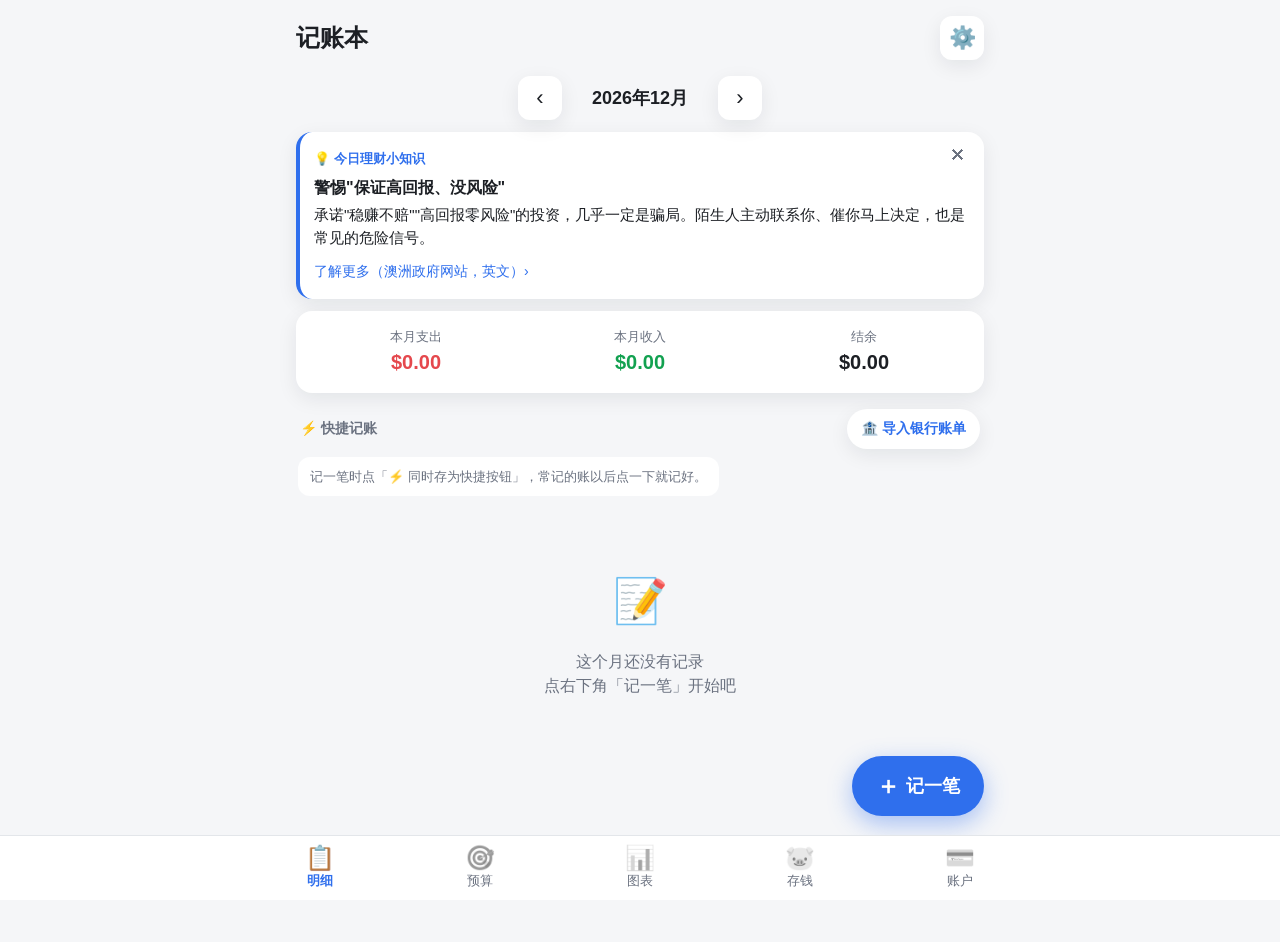
<file: index.html>
<!doctype html>
<html lang="zh-CN">
<head>
  <meta charset="utf-8">
  <meta name="viewport" content="width=device-width, initial-scale=1">
  <title>记账本</title>
  <!-- 网站的首页：直接跳到真正的记账页面 -->
  <meta http-equiv="refresh" content="0; url=记账.html">
  <script>location.replace('记账.html');</script>
</head>
<body>
  <p><a href="记账.html">打开记账本</a></p>
</body>
</html>
</file>
<file: css/style.css>
/* ========== 颜色（浅色模式） ========== */
:root {
  --bg: #f5f6f8;
  --surface: #ffffff;
  --surface-2: #eef0f3;
  --text: #1c1f24;
  --text-2: #6b7280;
  --border: #e3e6ea;
  --primary: #2f6fed;
  --primary-text: #ffffff;
  --expense: #e5484d;
  --income: #12a150;
  --warn: #e08a00;
  --shadow: 0 6px 20px rgba(15, 23, 42, 0.08);
  --radius: 16px;
  /* 图表颜色（已检查过色弱也能分辨） */
  --c-income: #1baf7a;
  --c-expense: #e34948;
  --cat-1: #2a78d6; --cat-2: #eb6834; --cat-3: #1baf7a; --cat-4: #eda100;
  --cat-5: #e87ba4; --cat-6: #008300; --cat-7: #4a3aa7; --cat-8: #e34948;
  --cat-other: #a9a8a2;
  --grid: #e1e0d9;
  --axis-text: #6b7280;
  color-scheme: light;
}

/* ========== 颜色（深色模式，跟随系统） ========== */
@media (prefers-color-scheme: dark) {
  :root {
    --bg: #111418;
    --surface: #1b1f25;
    --surface-2: #262b33;
    --text: #eef1f5;
    --text-2: #9aa3af;
    --border: #2d333c;
    --primary: #5b8cff;
    --primary-text: #ffffff;
    --expense: #ff6b6f;
    --income: #3ccf7c;
    --warn: #ffb224;
    --shadow: 0 6px 20px rgba(0, 0, 0, 0.4);
    --c-income: #199e70;
    --c-expense: #e66767;
    --cat-1: #3987e5; --cat-2: #d95926; --cat-3: #199e70; --cat-4: #c98500;
    --cat-5: #d55181; --cat-6: #008300; --cat-7: #9085e9; --cat-8: #e66767;
    --cat-other: #6b6a65;
    --grid: #2d333c;
    --axis-text: #9aa3af;
    color-scheme: dark;
  }
}

* { box-sizing: border-box; }

html, body {
  margin: 0;
  background: var(--bg);
  color: var(--text);
  font-family: -apple-system, BlinkMacSystemFont, "PingFang SC", "Hiragino Sans GB",
    "Microsoft YaHei", "Segoe UI", Roboto, sans-serif;
  font-size: 16px;
  line-height: 1.5;
  -webkit-text-size-adjust: 100%;
  -webkit-tap-highlight-color: transparent;
}

button, input { font: inherit; color: inherit; }
button { cursor: pointer; }

.app {
  max-width: 720px;
  margin: 0 auto;
  padding: 0 16px calc(180px + env(safe-area-inset-bottom));
}

/* ========== 顶部 ========== */
.topbar {
  display: flex;
  align-items: center;
  justify-content: space-between;
  padding: calc(16px + env(safe-area-inset-top)) 0 8px;
}
.page[hidden] { display: none; }
.app-title { margin: 0; font-size: 24px; font-weight: 700; }

/* ========== 月份切换 ========== */
.month-switch {
  display: flex;
  align-items: center;
  justify-content: center;
  gap: 8px;
  margin: 8px 0 12px;
}
.month-label {
  min-width: 140px;
  min-height: 44px;
  border: none;
  background: transparent;
  font-size: 18px;
  font-weight: 600;
  border-radius: 12px;
}
.month-label:hover { background: var(--surface-2); }

.icon-btn {
  width: 44px;
  height: 44px;
  border: none;
  border-radius: 12px;
  background: var(--surface);
  font-size: 22px;
  line-height: 1;
  display: inline-flex;
  align-items: center;
  justify-content: center;
  box-shadow: var(--shadow);
}
.icon-btn:active { transform: scale(0.95); }

/* ========== 汇总卡片 ========== */
.summary {
  display: grid;
  grid-template-columns: repeat(3, 1fr);
  gap: 8px;
  background: var(--surface);
  border-radius: var(--radius);
  padding: 16px 12px;
  box-shadow: var(--shadow);
}
.summary-item { display: flex; flex-direction: column; align-items: center; min-width: 0; }
.summary-label { font-size: 13px; color: var(--text-2); }
.summary-value {
  font-size: clamp(14px, 4.4vw, 20px);
  font-weight: 700;
  font-variant-numeric: tabular-nums;
  white-space: nowrap;
  overflow: hidden;
  text-overflow: ellipsis;
  max-width: 100%;
}
.expense { color: var(--expense); }
.income { color: var(--income); }

/* ========== 明细列表 ========== */
.record-list { margin-top: 16px; }
.day-group { margin-bottom: 16px; }
.day-head {
  display: flex;
  justify-content: space-between;
  font-size: 13px;
  color: var(--text-2);
  padding: 0 4px 6px;
}
.day-items {
  background: var(--surface);
  border-radius: var(--radius);
  box-shadow: var(--shadow);
  overflow: hidden;
}
.record {
  display: flex;
  align-items: center;
  gap: 12px;
  width: 100%;
  min-height: 64px;
  padding: 10px 14px;
  border: none;
  background: transparent;
  text-align: left;
}
.record + .record { border-top: 1px solid var(--border); }
.record:hover { background: var(--surface-2); }
.record-icon {
  flex: none;
  width: 42px;
  height: 42px;
  border-radius: 50%;
  background: var(--surface-2);
  display: flex;
  align-items: center;
  justify-content: center;
  font-size: 22px;
}
.record-main { flex: 1; min-width: 0; }
.record-cat { font-weight: 600; }
.record-sub {
  font-size: 13px;
  color: var(--text-2);
  white-space: nowrap;
  overflow: hidden;
  text-overflow: ellipsis;
}
.record-amount {
  flex: none;
  font-weight: 700;
  font-variant-numeric: tabular-nums;
}

.empty {
  text-align: center;
  color: var(--text-2);
  padding: 48px 16px;
}
.empty-icon { font-size: 44px; }

/* ========== 记一笔 大按钮 ========== */
.fab {
  position: fixed;
  right: max(16px, calc(50vw - 360px + 16px));
  bottom: calc(84px + env(safe-area-inset-bottom));
  height: 60px;
  padding: 0 24px;
  border: none;
  border-radius: 30px;
  background: var(--primary);
  color: var(--primary-text);
  font-size: 18px;
  font-weight: 700;
  display: flex;
  align-items: center;
  gap: 6px;
  box-shadow: 0 8px 24px rgba(47, 111, 237, 0.4);
  z-index: 10;
}
.fab:active { transform: scale(0.96); }
.fab[hidden] { display: none; }
.fab-plus { font-size: 24px; line-height: 1; }

/* ========== 底部导航 ========== */
.tabbar {
  position: fixed;
  left: 0;
  right: 0;
  bottom: 0;
  display: flex;
  justify-content: center;
  background: var(--surface);
  border-top: 1px solid var(--border);
  padding-bottom: env(safe-area-inset-bottom);
  z-index: 20;
}
.tab {
  flex: 1;
  max-width: 160px;
  min-height: 64px;
  border: none;
  background: transparent;
  display: flex;
  flex-direction: column;
  align-items: center;
  justify-content: center;
  font-size: 13px;
  color: var(--text-2);
}
.tab-icon { font-size: 24px; line-height: 1.1; filter: grayscale(1); opacity: 0.6; }
.tab.active { color: var(--primary); font-weight: 700; }
.tab.active .tab-icon { filter: none; opacity: 1; }

/* ========== 账户页 ========== */
.net-card {
  display: flex;
  flex-direction: column;
  align-items: center;
  background: var(--surface);
  border-radius: var(--radius);
  padding: 20px 16px;
  box-shadow: var(--shadow);
  margin-top: 8px;
}
.net-value {
  font-size: clamp(26px, 8vw, 36px);
  font-weight: 800;
  font-variant-numeric: tabular-nums;
}
.net-sub { display: flex; gap: 20px; font-size: 14px; color: var(--text-2); }
.net-sub b { color: var(--text); font-variant-numeric: tabular-nums; }

.action-row { display: flex; gap: 10px; margin: 16px 0; }
.btn-secondary { background: var(--surface); color: var(--text); box-shadow: var(--shadow); }
.btn-block { display: block; width: 100%; margin-top: 10px; }

.list-card {
  background: var(--surface);
  border-radius: var(--radius);
  box-shadow: var(--shadow);
  overflow: hidden;
}
.list-card:empty { display: none; }
.balance-amount.negative { color: var(--expense); }
.chevron { color: var(--text-2); font-size: 20px; margin-left: 4px; }
.chevron-text { font-size: 14px; color: var(--primary); white-space: nowrap; }

.hint { font-size: 13px; color: var(--text-2); margin: 10px 4px; }

.section-title { font-size: 16px; margin: 20px 4px 8px; color: var(--text-2); }
.section-title:first-child { margin-top: 8px; }

/* ========== 备份 ========== */
.backup-card {
  background: var(--surface);
  border-radius: var(--radius);
  box-shadow: var(--shadow);
  padding: 16px;
}
.backup-card .action-row { margin: 12px 0 4px; }
.backup-status { margin: 0; font-weight: 600; }
.backup-status.overdue { color: var(--warn); }

.backup-reminder {
  display: block;
  width: 100%;
  min-height: 48px;
  margin-bottom: 12px;
  padding: 10px 14px;
  border: 2px solid var(--warn);
  border-radius: 12px;
  background: color-mix(in srgb, var(--warn) 12%, var(--surface));
  color: var(--text);
  text-align: left;
  font-size: 15px;
}
.backup-reminder[hidden] { display: none; }

/* ========== 预算 ========== */
.tab { position: relative; }
.tab-dot {
  position: absolute;
  top: 10px;
  left: calc(50% + 10px);
  width: 10px;
  height: 10px;
  border-radius: 50%;
  background: var(--expense);
  border: 2px solid var(--surface);
}
.tab-dot.warn { background: var(--warn); }
.tab-dot[hidden] { display: none; }

.budget-total {
  background: var(--surface);
  border-radius: var(--radius);
  box-shadow: var(--shadow);
  padding: 16px;
}
.budget-total:empty { display: none; }
.budget-total-top { display: flex; justify-content: space-between; align-items: baseline; gap: 8px; }
.budget-total-left { font-size: clamp(22px, 7vw, 30px); font-weight: 800; font-variant-numeric: tabular-nums; }
.budget-total-sub { font-size: 14px; color: var(--text-2); font-variant-numeric: tabular-nums; }

.budget-nums { font-size: 13px; color: var(--text-2); font-variant-numeric: tabular-nums; }
.budget-state { flex: none; font-size: 14px; font-weight: 700; text-align: right; }

.bar {
  height: 10px;
  border-radius: 999px;
  background: var(--surface-2);
  overflow: hidden;
  margin-top: 6px;
}
.bar-fill { height: 100%; border-radius: 999px; background: var(--income); transition: width 0.3s; }
.lvl-warn .bar-fill { background: var(--warn); }
.lvl-over .bar-fill { background: var(--expense); }
.lvl-warn .budget-state { color: var(--warn); }
.lvl-over .budget-state { color: var(--expense); }
.lvl-ok .budget-state { color: var(--income); }

.budget-alert {
  display: block;
  width: 100%;
  min-height: 48px;
  margin-bottom: 12px;
  padding: 10px 14px;
  border: 2px solid var(--expense);
  border-radius: 12px;
  background: color-mix(in srgb, var(--expense) 10%, var(--surface));
  color: var(--text);
  text-align: left;
  font-size: 15px;
  line-height: 1.6;
}
.budget-alert.only-warn {
  border-color: var(--warn);
  background: color-mix(in srgb, var(--warn) 12%, var(--surface));
}
.budget-alert[hidden] { display: none; }

.toast.warn, .toast.over {
  width: min(360px, calc(100vw - 32px));
  box-shadow: 0 10px 30px rgba(0, 0, 0, 0.3);
  border-radius: 16px;
  padding: 14px 20px;
  font-size: 16px;
  font-weight: 700;
  color: #fff;
  text-align: center;
  white-space: pre-line;
}
.toast.warn { background: #c27400; }
.toast.over { background: #d93036; }
.toast.done {
  width: min(360px, calc(100vw - 32px));
  border-radius: 16px;
  padding: 16px 20px;
  font-size: 17px;
  font-weight: 700;
  color: #fff;
  background: #0f8a5f;
  text-align: center;
  box-shadow: 0 10px 30px rgba(0, 0, 0, 0.3);
}

/* ========== 图表 ========== */
.chart-card {
  background: var(--surface);
  border-radius: var(--radius);
  box-shadow: var(--shadow);
  padding: 16px;
  margin-bottom: 16px;
}
.chart-title { margin: 0 0 12px; font-size: 17px; }
.chart-empty { text-align: center; color: var(--text-2); padding: 24px 8px; margin: 0; }

.pie-wrap { display: flex; flex-direction: column; align-items: center; gap: 16px; }
@media (min-width: 600px) {
  .pie-wrap { flex-direction: row; align-items: center; }
  .pie-legend { flex: 1; }
}
.pie-svg { width: 220px; height: 220px; flex: none; }
.pie-slice { stroke: var(--surface); stroke-width: 2px; cursor: pointer; transition: opacity 0.15s; }
.pie-svg.has-focus .pie-slice:not(.focus) { opacity: 0.3; }
.pie-center-label { fill: var(--text-2); font-size: 13px; }
.pie-center-value { fill: var(--text); font-size: 20px; font-weight: 700; }

.pie-legend { width: 100%; list-style: none; margin: 0; padding: 0; }
.pie-legend li {
  display: flex;
  align-items: center;
  gap: 10px;
  min-height: 44px;
  padding: 4px 6px;
  border-radius: 10px;
  cursor: pointer;
}
.pie-legend li + li { border-top: 1px solid var(--border); }
.pie-legend li.focus { background: var(--surface-2); }
.pie-legend .lg-name { flex: 1; min-width: 0; }
.pie-legend .lg-amt { font-weight: 700; font-variant-numeric: tabular-nums; }
.pie-legend .lg-pct { width: 44px; text-align: right; color: var(--text-2); font-size: 14px; font-variant-numeric: tabular-nums; }
.swatch { display: inline-block; width: 12px; height: 12px; border-radius: 3px; flex: none; }

.chart-legend { display: flex; gap: 16px; font-size: 14px; color: var(--text-2); margin-bottom: 8px; }
.chart-legend span { display: inline-flex; align-items: center; gap: 6px; }

.bar-chart { position: relative; width: 100%; }
.bar-chart svg { display: block; width: 100%; overflow: visible; }
.bar-chart .grid-line { stroke: var(--grid); stroke-width: 1; }
.bar-chart .axis-label { fill: var(--axis-text); font-size: 12px; }
.bar-chart .axis-label.current { fill: var(--text); font-weight: 700; }
.bar-chart .hit { fill: transparent; cursor: pointer; }
.bar-chart .hit.focus { fill: var(--text); fill-opacity: 0.06; }
.chart-tooltip {
  position: absolute;
  top: 0;
  pointer-events: none;
  background: var(--surface);
  border: 1px solid var(--border);
  box-shadow: var(--shadow);
  border-radius: 10px;
  padding: 8px 12px;
  font-size: 14px;
  white-space: nowrap;
  font-variant-numeric: tabular-nums;
  z-index: 5;
}
.chart-tooltip b { display: block; margin-bottom: 2px; }
.chart-tooltip .row { display: flex; align-items: center; gap: 6px; }

.chart-table { margin-top: 12px; }
.chart-table summary { cursor: pointer; color: var(--primary); min-height: 44px; display: flex; align-items: center; }
.chart-table table { width: 100%; border-collapse: collapse; font-size: 14px; font-variant-numeric: tabular-nums; }
.chart-table th, .chart-table td { padding: 8px 4px; white-space: nowrap; text-align: right; border-bottom: 1px solid var(--border); }
.chart-table th:first-child, .chart-table td:first-child { text-align: left; }
.chart-table th { color: var(--text-2); font-weight: 600; }

/* ========== 存钱目标 ========== */
#goal-list { margin-top: 16px; }
.goal-card {
  background: var(--surface);
  border-radius: var(--radius);
  box-shadow: var(--shadow);
  padding: 16px;
  margin-bottom: 16px;
}
.goal-head { display: flex; align-items: center; gap: 12px; }
.goal-name { flex: 1; min-width: 0; font-size: 18px; font-weight: 700; }
.goal-nums { display: flex; justify-content: space-between; align-items: baseline; margin-top: 12px; gap: 8px; }
.goal-saved { font-size: clamp(20px, 6vw, 26px); font-weight: 800; }
.goal-target { color: var(--text-2); font-size: 14px; font-variant-numeric: tabular-nums; }
.goal-card .bar { height: 14px; margin-top: 8px; }
.goal-card .bar-fill { background: var(--primary); }
.goal-card.done .bar-fill { background: var(--income); }
.goal-info { font-size: 14px; color: var(--text-2); margin: 8px 0 12px; }
.goal-card.done .goal-info { color: var(--income); font-weight: 700; }
.goal-info .late { color: var(--warn); }
.goal-card .action-row { margin: 0; }
.btn-plain { background: var(--surface-2); color: var(--text); }

.goal-history { margin-top: 12px; }
.goal-history summary { cursor: pointer; color: var(--primary); min-height: 44px; display: flex; align-items: center; }
.history-row {
  display: flex;
  align-items: center;
  gap: 8px;
  min-height: 48px;
  border-top: 1px solid var(--border);
  font-size: 14px;
}
.history-row .h-main { flex: 1; min-width: 0; }
.history-row .h-date { color: var(--text-2); font-size: 13px; }
.history-row .h-amt { font-weight: 700; font-variant-numeric: tabular-nums; }
.history-row .h-del {
  width: 40px;
  height: 40px;
  border: none;
  border-radius: 10px;
  background: transparent;
  color: var(--text-2);
  font-size: 16px;
}
.history-row .h-del:hover { background: var(--surface-2); color: var(--expense); }

/* ========== 理财助手 ========== */
.auto-budget-btn { margin: 0 0 16px; }

.tip-card {
  background: var(--surface);
  border-radius: var(--radius);
  box-shadow: var(--shadow);
  border-left: 4px solid var(--primary);
  padding: 12px 14px;
  margin-bottom: 12px;
}
.tip-card[hidden] { display: none; }
.tip-head { display: flex; justify-content: space-between; align-items: center; }
.tip-label { font-size: 13px; color: var(--primary); font-weight: 700; }
.tip-close {
  width: 36px;
  height: 36px;
  margin: -6px -6px 0 0;
  border: none;
  border-radius: 10px;
  background: transparent;
  color: var(--text-2);
}
.tip-close:hover { background: var(--surface-2); }
.tip-title { font-weight: 700; margin-top: 2px; }
.tip-text { margin: 4px 0 6px; font-size: 15px; color: var(--text); }
.tip-link { font-size: 14px; color: var(--primary); text-decoration: none; display: inline-block; min-height: 32px; line-height: 32px; }

.advice-card {
  background: var(--surface);
  border-radius: var(--radius);
  box-shadow: var(--shadow);
  padding: 16px;
  margin: 8px 0 16px;
}
.advice-grid { display: grid; grid-template-columns: repeat(3, 1fr); gap: 8px; text-align: center; }
.advice-grid div { background: var(--surface-2); border-radius: 12px; padding: 8px 4px; min-width: 0; }
.advice-grid span { display: block; font-size: 12px; color: var(--text-2); }
.advice-grid b { font-size: clamp(14px, 4.2vw, 18px); white-space: nowrap; }
.advice-grid .hl { background: color-mix(in srgb, var(--income) 14%, var(--surface)); }
.advice-grid .hl b { color: var(--income); }
.advice-text { font-size: 14px; margin: 10px 0 0; }
.advice-text a { color: var(--primary); text-decoration: none; }
.advice-card .btn-block { margin-top: 12px; }

.ab-summary { border-radius: 14px; padding: 12px; background: var(--surface); border: 2px solid var(--income); }
.ab-summary.lvl-warn { border-color: var(--warn); }
.ab-summary.lvl-over { border-color: var(--expense); }
.ab-summary p { margin: 8px 0 0; font-size: 14px; }
.ab-sum-grid { display: grid; grid-template-columns: repeat(3, 1fr); gap: 6px; text-align: center; }
.ab-sum-grid span, .ab-sum-grid small { display: block; font-size: 12px; color: var(--text-2); }
.ab-sum-grid b { font-size: clamp(14px, 4.2vw, 17px); white-space: nowrap; }
.ab-summary.lvl-ok .ab-save { color: var(--income); }
.ab-summary.lvl-warn .ab-save { color: var(--warn); }
.ab-summary.lvl-over .ab-save { color: var(--expense); }

.ab-rows { background: var(--surface); border-radius: 14px; overflow: hidden; margin-top: 6px; }
.ab-row { padding: 10px 12px; }
.ab-row + .ab-row { border-top: 1px solid var(--border); }
.ab-top, .ab-bottom { display: flex; justify-content: space-between; align-items: center; gap: 8px; }
.ab-name { font-weight: 600; }
.ab-avg { font-size: 13px; color: var(--text-2); }
.ab-input {
  display: flex;
  align-items: center;
  gap: 2px;
  border: 2px solid var(--border);
  border-radius: 10px;
  padding: 0 10px;
  background: var(--bg);
  margin-top: 6px;
}
.ab-input:focus-within { border-color: var(--primary); }
.ab-input span { color: var(--text-2); }
.ab-input input {
  width: 90px;
  min-height: 44px;
  border: none;
  outline: none;
  background: transparent;
  font-weight: 700;
  font-variant-numeric: tabular-nums;
  text-align: right;
}
.kind-tag {
  min-height: 32px;
  padding: 0 12px;
  border-radius: 999px;
  border: none;
  font-size: 13px;
  font-weight: 700;
}
.kind-tag.need { background: color-mix(in srgb, var(--primary) 15%, var(--surface)); color: var(--primary); }
.kind-tag.want { background: color-mix(in srgb, var(--cat-2) 15%, var(--surface)); color: var(--cat-2); }

/* ========== 快捷记账 ========== */
.quick-bar { margin-top: 16px; }
.quick-head { display: flex; justify-content: space-between; align-items: center; padding: 0 4px 6px; }
.quick-title { font-size: 14px; color: var(--text-2); font-weight: 600; }
.pill-btn {
  min-height: 40px;
  padding: 0 14px;
  border: none;
  border-radius: 999px;
  background: var(--surface);
  box-shadow: var(--shadow);
  color: var(--primary);
  font-size: 14px;
  font-weight: 600;
}
.quick-chips {
  display: flex;
  gap: 8px;
  overflow-x: auto;
  padding: 2px 2px 8px;
  scrollbar-width: none;
  -webkit-overflow-scrolling: touch;
}
.quick-chips::-webkit-scrollbar { display: none; }
.quick-chip {
  flex: none;
  min-height: 48px;
  padding: 0 16px;
  border: 2px solid var(--border);
  border-radius: 14px;
  background: var(--surface);
  font-size: 15px;
  font-weight: 600;
  white-space: nowrap;
}
.quick-chip:active { transform: scale(0.96); border-color: var(--primary); }
.quick-chip.q-income { border-color: color-mix(in srgb, var(--income) 45%, var(--border)); }
.quick-chip.manage { color: var(--text-2); font-weight: 400; }
.quick-empty { margin: 0; padding: 10px 12px; font-size: 13px; color: var(--text-2); background: var(--surface); border-radius: 12px; }

.chip.save-quick { width: 100%; margin: -4px 0 12px; justify-content: flex-start; color: var(--text-2); }
.chip.save-quick.active { color: var(--primary); font-weight: 700; }
.chip.save-quick[hidden] { display: none; }

.toast.has-action { pointer-events: auto; display: flex; align-items: center; gap: 14px; white-space: pre-line; }
.toast-action {
  flex: none;
  min-height: 36px;
  padding: 0 14px;
  border: none;
  border-radius: 999px;
  background: rgba(255, 255, 255, 0.25);
  color: inherit;
  font-weight: 700;
}

/* ========== 导入银行账单 ========== */
.imp-summary { font-size: 14px; margin: 0 2px 8px; }
.imp-tools { display: flex; gap: 8px; margin-bottom: 8px; }
.imp-tool { flex: 0 0 auto; min-height: 40px; padding: 0 16px; font-size: 14px; }
.imp-list { background: var(--surface); border-radius: 14px; overflow: hidden; }
.imp-row { display: flex; gap: 10px; padding: 10px 12px; }
.imp-row + .imp-row { border-top: 1px solid var(--border); }
.imp-row.off .imp-main { opacity: 0.45; }
.imp-check { flex: none; display: flex; align-items: flex-start; padding-top: 2px; }
.imp-check input { width: 24px; height: 24px; accent-color: var(--primary); }
.imp-main { flex: 1; min-width: 0; }
.imp-top { display: flex; justify-content: space-between; gap: 8px; }
.imp-desc { font-size: 14px; font-weight: 600; overflow: hidden; text-overflow: ellipsis; white-space: nowrap; }
.imp-amt { flex: none; font-weight: 700; font-variant-numeric: tabular-nums; }
.imp-date { font-size: 12px; color: var(--text-2); }
.imp-tag { color: var(--warn); }
.imp-cat {
  margin-top: 6px;
  width: 100%;
  min-height: 40px;
  padding: 0 10px;
  border: 2px solid var(--border);
  border-radius: 10px;
  background: var(--bg);
  font-size: 15px;
}

/* ========== 图标选择 ========== */
.icon-grid {
  display: grid;
  grid-template-columns: repeat(auto-fill, minmax(48px, 1fr));
  gap: 6px;
}
.icon-choice {
  height: 48px;
  border: 2px solid var(--border);
  border-radius: 12px;
  background: var(--surface);
  font-size: 24px;
}
.icon-choice.active { border-color: var(--primary); background: color-mix(in srgb, var(--primary) 12%, var(--surface)); }

/* ========== 弹窗 ========== */
.modal-backdrop {
  position: fixed;
  inset: 0;
  background: rgba(0, 0, 0, 0.45);
  display: flex;
  align-items: flex-end;
  justify-content: center;
  z-index: 50;
}
.modal-backdrop[hidden] { display: none; }

.sheet {
  width: 100%;
  max-width: 520px;
  max-height: 92vh;
  overflow-y: auto;
  background: var(--bg);
  border-radius: 20px 20px 0 0;
  padding: 16px 16px calc(16px + env(safe-area-inset-bottom));
  animation: slide-up 0.2s ease-out;
}
@media (min-width: 600px) {
  .modal-backdrop { align-items: center; }
  .sheet { border-radius: 20px; }
}
@keyframes slide-up {
  from { transform: translateY(40px); opacity: 0; }
  to { transform: none; opacity: 1; }
}

.sheet-head {
  display: flex;
  justify-content: space-between;
  align-items: center;
  margin-bottom: 12px;
}
.sheet-head h2 { margin: 0; font-size: 20px; }

.segmented {
  display: grid;
  grid-template-columns: 1fr 1fr;
  background: var(--surface-2);
  border-radius: 12px;
  padding: 4px;
  margin-bottom: 12px;
}
.seg-btn {
  min-height: 44px;
  border: none;
  border-radius: 9px;
  background: transparent;
  font-weight: 600;
  color: var(--text-2);
}
.seg-btn.active { background: var(--surface); color: var(--text); box-shadow: var(--shadow); }
.seg-btn.active[data-type="expense"] { color: var(--expense); }
.seg-btn.active[data-type="income"] { color: var(--income); }
.segmented.three { grid-template-columns: 1fr 1fr 1fr; }
.field[hidden] { display: none; }
.field-hint { font-size: 13px; color: var(--text-2); margin: 6px 2px 0; }

.amount-field {
  display: flex;
  align-items: center;
  gap: 4px;
  background: var(--surface);
  border-radius: var(--radius);
  padding: 8px 16px;
  margin-bottom: 14px;
  border: 2px solid transparent;
}
.amount-field:focus-within { border-color: var(--primary); }
.currency { font-size: 28px; font-weight: 700; color: var(--text-2); }
.amount-field input {
  flex: 1;
  min-width: 0;
  border: none;
  outline: none;
  background: transparent;
  font-size: 34px;
  font-weight: 700;
  font-variant-numeric: tabular-nums;
  padding: 4px 0;
}

.field { display: block; margin-bottom: 14px; }
.field-label { display: block; font-size: 14px; color: var(--text-2); margin-bottom: 6px; }

.input {
  width: 100%;
  min-height: 48px;
  padding: 10px 14px;
  border: 2px solid var(--border);
  border-radius: 12px;
  background: var(--surface);
  outline: none;
}
.input:focus { border-color: var(--primary); }

.chip-grid {
  display: grid;
  grid-template-columns: repeat(auto-fill, minmax(76px, 1fr));
  gap: 8px;
}
.chip-row { display: flex; flex-wrap: wrap; gap: 8px; }
.chip {
  min-height: 48px;
  padding: 6px 10px;
  border: 2px solid var(--border);
  border-radius: 12px;
  background: var(--surface);
  display: flex;
  align-items: center;
  justify-content: center;
  gap: 4px;
  font-size: 15px;
}
.chip-grid .chip { flex-direction: column; gap: 0; min-height: 64px; font-size: 13px; }
.chip-grid .chip .chip-icon { font-size: 24px; }
.chip.active { border-color: var(--primary); background: color-mix(in srgb, var(--primary) 12%, var(--surface)); }

.form-error { color: var(--expense); min-height: 1.5em; margin: 0 0 8px; font-size: 14px; }

.sheet-actions { display: flex; gap: 10px; }
.btn {
  flex: 1;
  min-height: 52px;
  border: none;
  border-radius: 14px;
  font-size: 17px;
  font-weight: 700;
}
.btn-primary { background: var(--primary); color: var(--primary-text); }
.btn-danger { flex: 0 0 auto; padding: 0 22px; background: var(--surface-2); color: var(--expense); }
.btn:active { transform: scale(0.98); }
.btn:disabled { opacity: 0.4; cursor: not-allowed; transform: none; }

/* ========== 小提示 ========== */
.toast {
  position: fixed;
  left: 50%;
  bottom: calc(160px + env(safe-area-inset-bottom));
  transform: translateX(-50%) translateY(20px);
  background: var(--text);
  color: var(--bg);
  padding: 10px 18px;
  border-radius: 999px;
  font-size: 15px;
  opacity: 0;
  pointer-events: none;
  transition: opacity 0.2s, transform 0.2s;
  z-index: 100;
  width: max-content;
  max-width: calc(100vw - 32px);
}
.toast.show { opacity: 1; transform: translateX(-50%) translateY(0); }

/* 键盘操作时显示清晰的焦点框 */
:focus-visible { outline: 3px solid var(--primary); outline-offset: 2px; }
</file>
